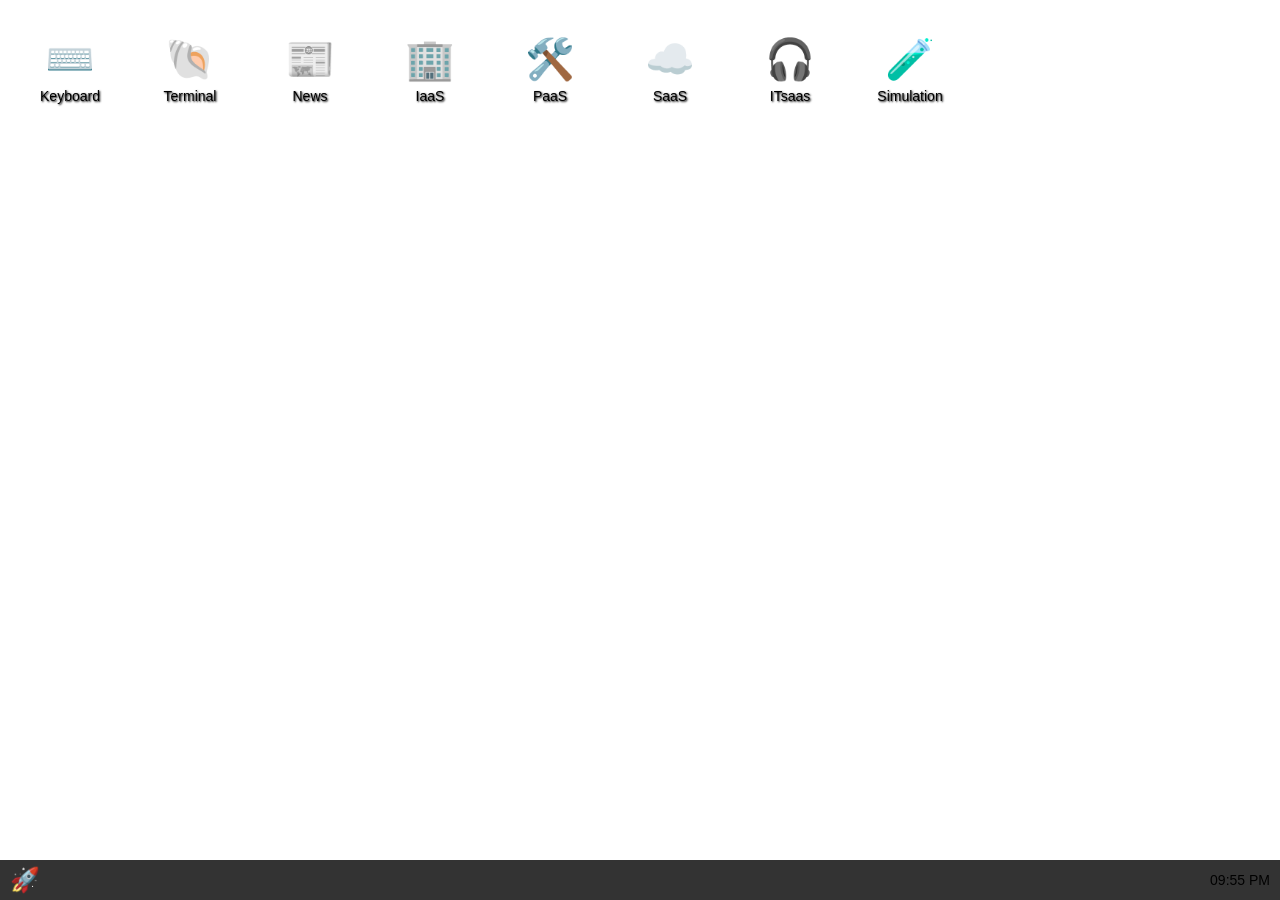
<file: index.html>
<!DOCTYPE html>
<html lang="en">
<head>
    <meta charset="UTF-8">
    <meta name="viewport" content="width=device-width, initial-scale=1.0">
    <meta http-equiv="Content-Security-Policy" content="default-src 'self'; style-src 'self' 'unsafe-inline'; script-src 'self' 'unsafe-inline'; img-src 'self' data:; frame-src 'self';">
    <title>AI-OS</title>
    <link rel="stylesheet" href="style.css">
</head>
<body>
    <div id="desktop">
        <div class="icon" data-app="keyboard">
            <div class="icon-img">⌨️</div>
            <div class="icon-label">Keyboard</div>
        </div>
        <div class="icon" data-app="terminal">
            <div class="icon-img">🐚</div>
            <div class="icon-label">Terminal</div>
        </div>
        <div class="icon" data-app="news">
            <div class="icon-img">📰</div>
            <div class="icon-label">News</div>
        </div>
        <div class="icon" data-app="iaas">
            <div class="icon-img">🏢</div>
            <div class="icon-label">IaaS</div>
        </div>
        <div class="icon" data-app="paas">
            <div class="icon-img">🛠️</div>
            <div class="icon-label">PaaS</div>
        </div>
        <div class="icon" data-app="saas">
            <div class="icon-img">☁️</div>
            <div class="icon-label">SaaS</div>
        </div>
        <div class="icon" data-app="itsaas">
            <div class="icon-img">🎧</div>
            <div class="icon-label">ITsaas</div>
        </div>
        <div class="icon" data-app="simulation">
            <div class="icon-img">🧪</div>
            <div class="icon-label">Simulation</div>
        </div>
    </div>

    <div id="taskbar">
        <div id="start-button">🚀</div>
        <div id="running-apps"></div>
        <div id="clock"></div>
    </div>

    <div id="window-container"></div>

    <script src="script.js"></script>
</body>
</html>
</file>
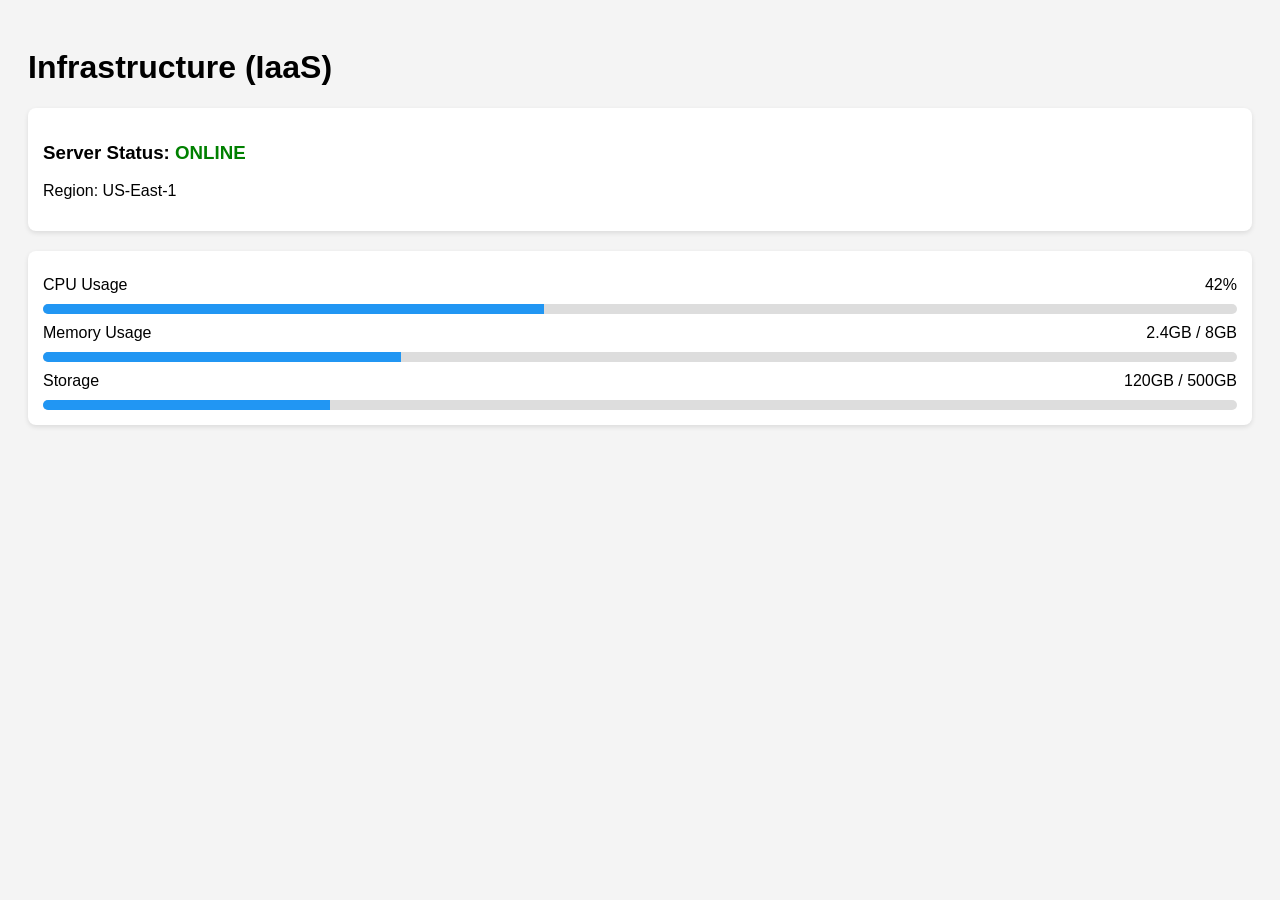
<file: apps/iaas/index.html>
<!DOCTYPE html>
<html lang="en">
<head>
    <meta charset="UTF-8">
    <meta name="viewport" content="width=device-width, initial-scale=1.0">
    <title>IaaS Dashboard</title>
    <style>
        body { font-family: sans-serif; padding: 20px; background: #f4f4f4; }
        .card { background: white; padding: 15px; border-radius: 8px; box-shadow: 0 2px 5px rgba(0,0,0,0.1); margin-bottom: 20px; }
        .status { color: green; font-weight: bold; }
        .metric { display: flex; justify-content: space-between; margin: 10px 0; }
        .bar-bg { background: #ddd; height: 10px; width: 100%; border-radius: 5px; overflow: hidden; }
        .bar-fill { background: #2196F3; height: 100%; }
    </style>
</head>
<body>
    <h1>Infrastructure (IaaS)</h1>
    <div class="card">
        <h3>Server Status: <span class="status">ONLINE</span></h3>
        <p>Region: US-East-1</p>
    </div>
    <div class="card">
        <div class="metric">
            <span>CPU Usage</span>
            <span>42%</span>
        </div>
        <div class="bar-bg"><div class="bar-fill" style="width: 42%;"></div></div>
        <div class="metric">
            <span>Memory Usage</span>
            <span>2.4GB / 8GB</span>
        </div>
        <div class="bar-bg"><div class="bar-fill" style="width: 30%;"></div></div>
        <div class="metric">
            <span>Storage</span>
            <span>120GB / 500GB</span>
        </div>
        <div class="bar-bg"><div class="bar-fill" style="width: 24%;"></div></div>
    </div>
</body>
</html>
</file>
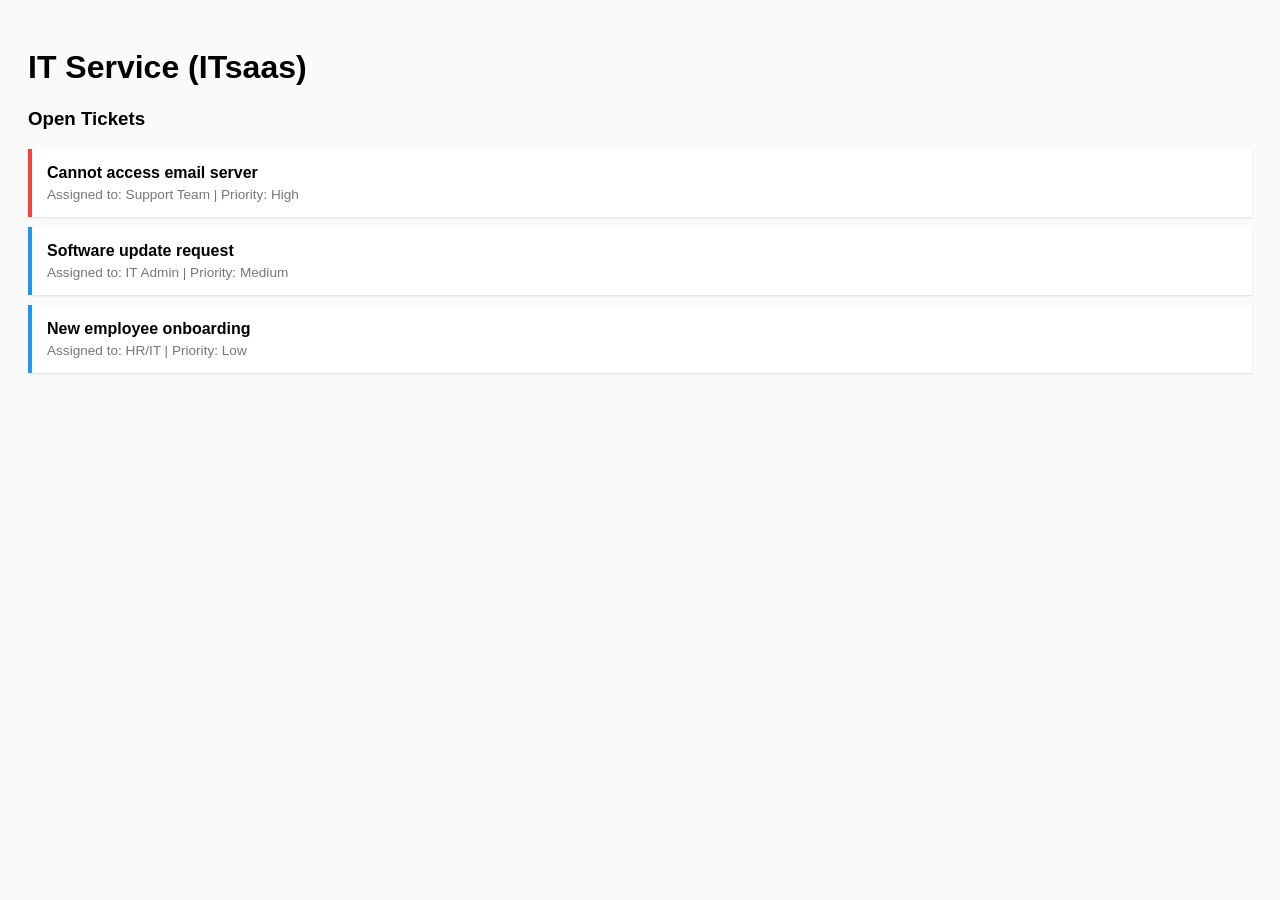
<file: apps/itsaas/index.html>
<!DOCTYPE html>
<html lang="en">
<head>
    <meta charset="UTF-8">
    <meta name="viewport" content="width=device-width, initial-scale=1.0">
    <title>ITsaas Support</title>
    <style>
        body { font-family: sans-serif; padding: 20px; background: #fafafa; }
        .ticket { background: white; padding: 15px; border-left: 4px solid #2196F3; margin-bottom: 10px; box-shadow: 0 1px 2px rgba(0,0,0,0.1); }
        .urgent { border-left-color: #f44336; }
        .meta { font-size: 0.85em; color: #777; margin-top: 5px; }
    </style>
</head>
<body>
    <h1>IT Service (ITsaas)</h1>
    <h3>Open Tickets</h3>
    <div class="ticket urgent">
        <strong>Cannot access email server</strong>
        <div class="meta">Assigned to: Support Team | Priority: High</div>
    </div>
    <div class="ticket">
        <strong>Software update request</strong>
        <div class="meta">Assigned to: IT Admin | Priority: Medium</div>
    </div>
    <div class="ticket">
        <strong>New employee onboarding</strong>
        <div class="meta">Assigned to: HR/IT | Priority: Low</div>
    </div>
</body>
</html>
</file>
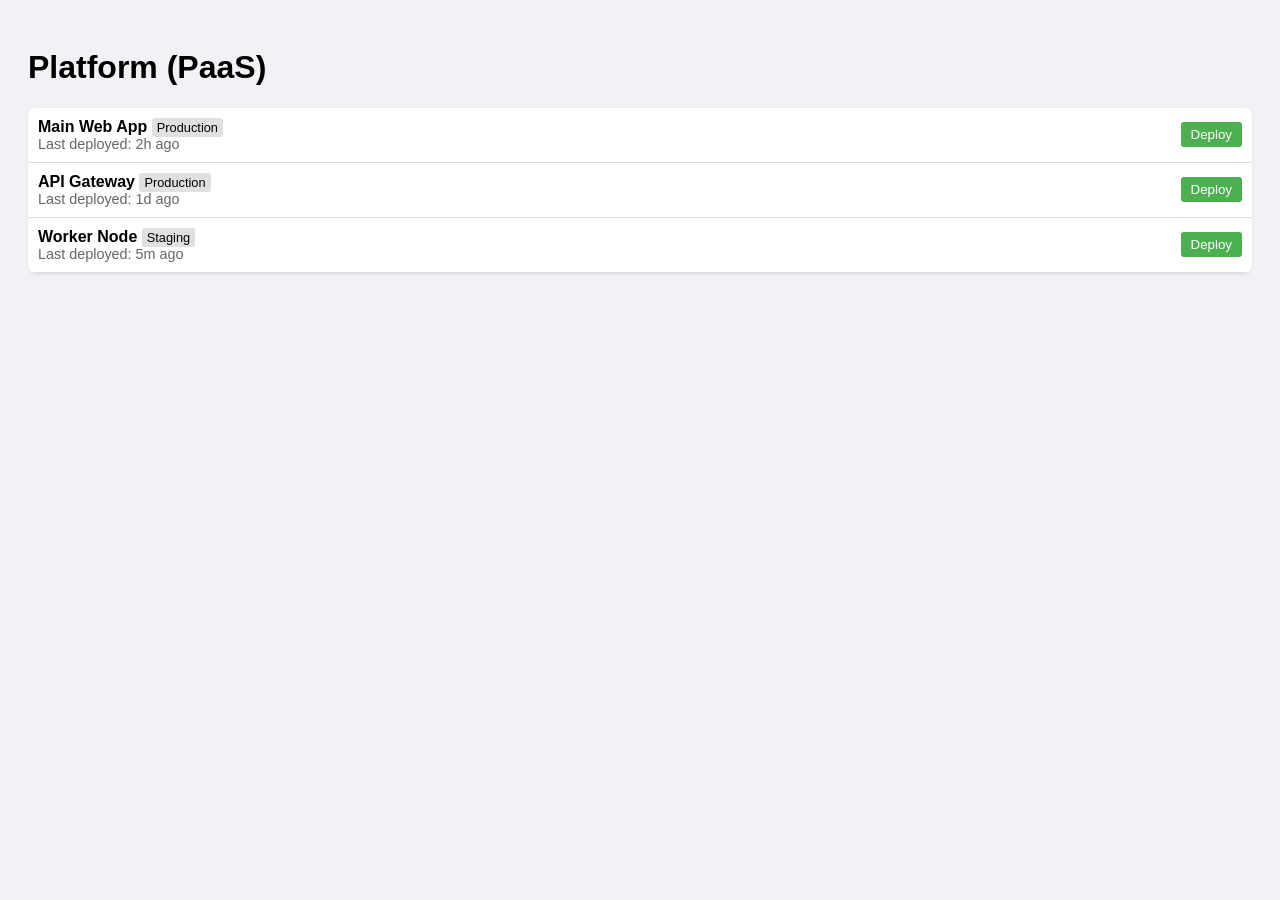
<file: apps/paas/index.html>
<!DOCTYPE html>
<html lang="en">
<head>
    <meta charset="UTF-8">
    <meta name="viewport" content="width=device-width, initial-scale=1.0">
    <title>PaaS Console</title>
    <style>
        body { font-family: sans-serif; padding: 20px; background: #f0f2f5; }
        .app-item { background: white; padding: 10px; border-bottom: 1px solid #ddd; display: flex; justify-content: space-between; align-items: center; }
        .btn { padding: 5px 10px; background: #4CAF50; color: white; border: none; border-radius: 3px; cursor: pointer; }
        .tag { font-size: 0.8em; background: #e0e0e0; padding: 2px 5px; border-radius: 3px; }
    </style>
</head>
<body>
    <h1>Platform (PaaS)</h1>
    <div style="background: white; border-radius: 8px; overflow: hidden; box-shadow: 0 1px 3px rgba(0,0,0,0.1);">
        <div class="app-item">
            <div>
                <strong>Main Web App</strong> <span class="tag">Production</span>
                <div style="font-size: 0.9em; color: #666;">Last deployed: 2h ago</div>
            </div>
            <button class="btn">Deploy</button>
        </div>
        <div class="app-item">
            <div>
                <strong>API Gateway</strong> <span class="tag">Production</span>
                <div style="font-size: 0.9em; color: #666;">Last deployed: 1d ago</div>
            </div>
            <button class="btn">Deploy</button>
        </div>
        <div class="app-item">
            <div>
                <strong>Worker Node</strong> <span class="tag">Staging</span>
                <div style="font-size: 0.9em; color: #666;">Last deployed: 5m ago</div>
            </div>
            <button class="btn">Deploy</button>
        </div>
    </div>
</body>
</html>
</file>
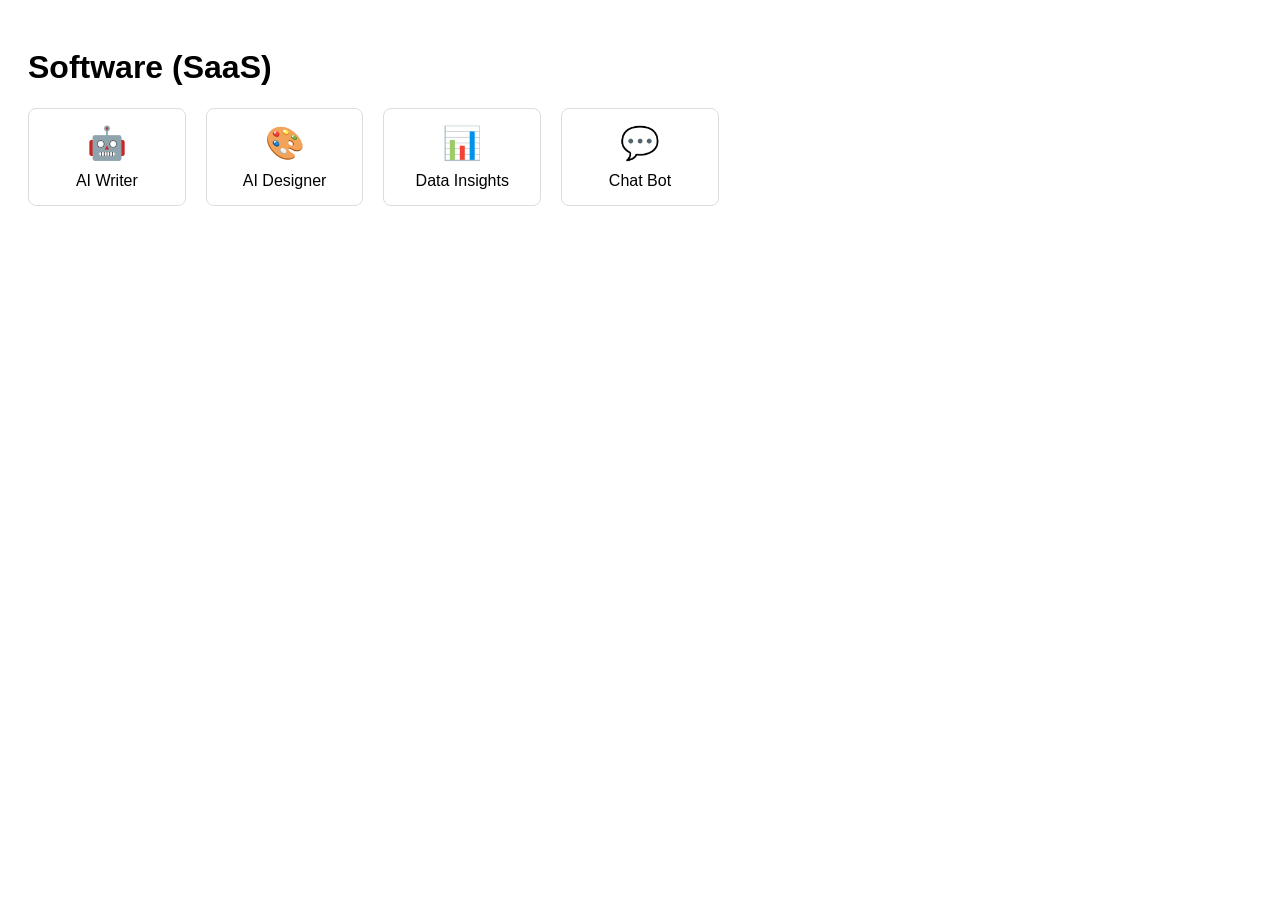
<file: apps/saas/index.html>
<!DOCTYPE html>
<html lang="en">
<head>
    <meta charset="UTF-8">
    <meta name="viewport" content="width=device-width, initial-scale=1.0">
    <title>SaaS Hub</title>
    <style>
        body { font-family: sans-serif; padding: 20px; }
        .grid { display: grid; grid-template-columns: repeat(auto-fill, minmax(150px, 1fr)); gap: 20px; }
        .app-card { border: 1px solid #ddd; padding: 15px; border-radius: 8px; text-align: center; cursor: pointer; transition: 0.2s; }
        .app-card:hover { border-color: #2196F3; background: #f0f7ff; }
        .app-icon { font-size: 2em; margin-bottom: 10px; }
    </style>
</head>
<body>
    <h1>Software (SaaS)</h1>
    <div class="grid">
        <div class="app-card">
            <div class="app-icon">🤖</div>
            <div>AI Writer</div>
        </div>
        <div class="app-card">
            <div class="app-icon">🎨</div>
            <div>AI Designer</div>
        </div>
        <div class="app-card">
            <div class="app-icon">📊</div>
            <div>Data Insights</div>
        </div>
        <div class="app-card">
            <div class="app-icon">💬</div>
            <div>Chat Bot</div>
        </div>
    </div>
</body>
</html>
</file>
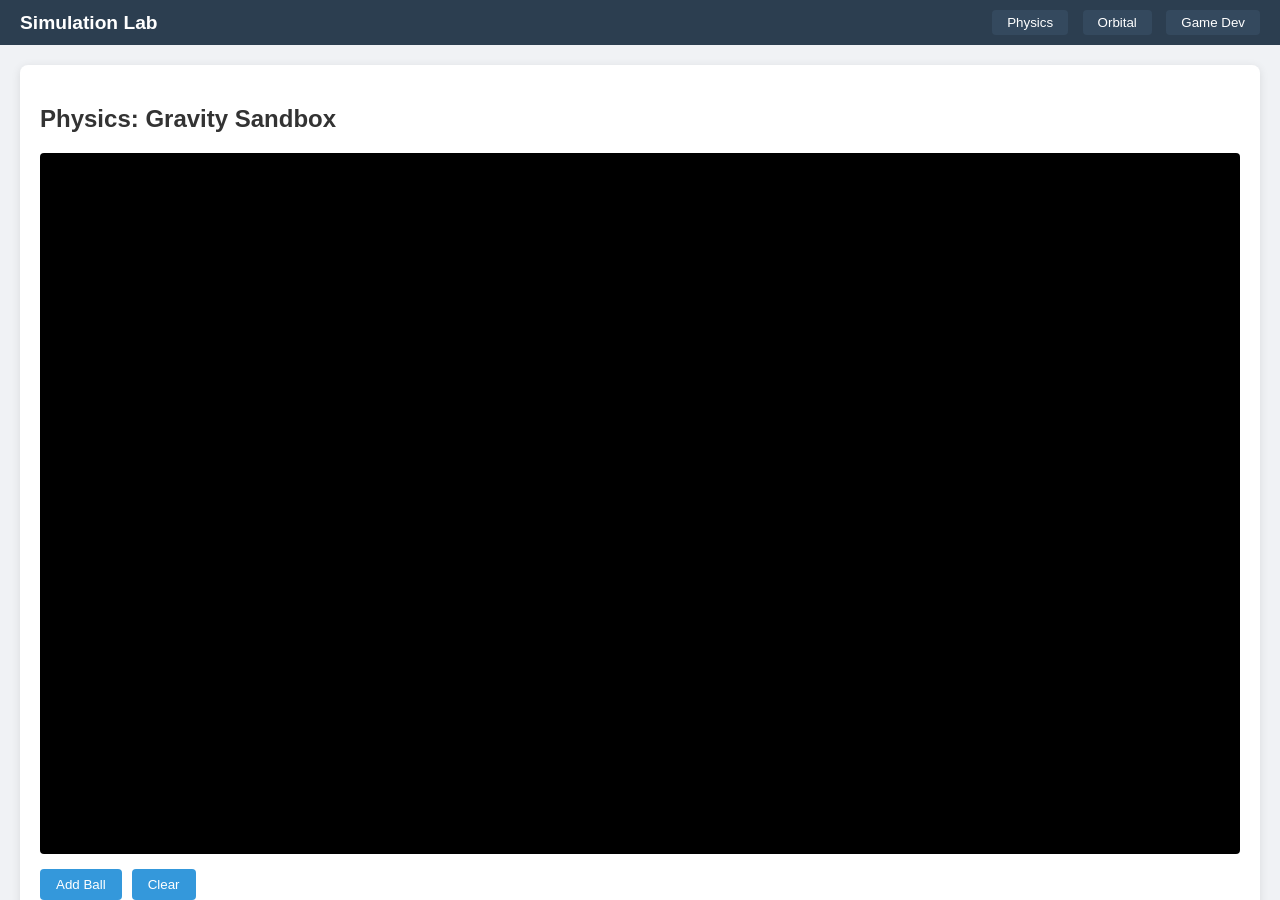
<file: apps/simulation/index.html>
<!DOCTYPE html>
<html lang="en">
<head>
    <meta charset="UTF-8">
    <meta name="viewport" content="width=device-width, initial-scale=1.0">
    <title>Simulation Lab</title>
    <link rel="stylesheet" href="style.css">
</head>
<body>
    <header>
        <h1>Simulation Lab</h1>
        <nav>
            <button onclick="showModule('physics')">Physics</button>
            <button onclick="showModule('orbital')">Orbital</button>
            <button onclick="showModule('gamedev')">Game Dev</button>
        </nav>
    </header>
    <main>
        <div id="physics-module" class="module">
            <h2>Physics: Gravity Sandbox</h2>
            <canvas id="physics-canvas"></canvas>
            <div class="controls">
                <button id="add-ball">Add Ball</button>
                <button id="clear-physics">Clear</button>
            </div>
        </div>
        <div id="orbital-module" class="module" style="display:none;">
            <h2>Education: Orbital Mechanics</h2>
            <canvas id="orbital-canvas"></canvas>
            <p>Simulating planetary motion based on Kepler's laws.</p>
        </div>
        <div id="gamedev-module" class="module" style="display:none;">
            <h2>Game Dev: Sprite Controller</h2>
            <div id="game-container">
                <div id="player">🚀</div>
            </div>
            <p>Use Arrow Keys to move the rocket.</p>
        </div>
    </main>
    <script src="script.js"></script>
</body>
</html>
</file>
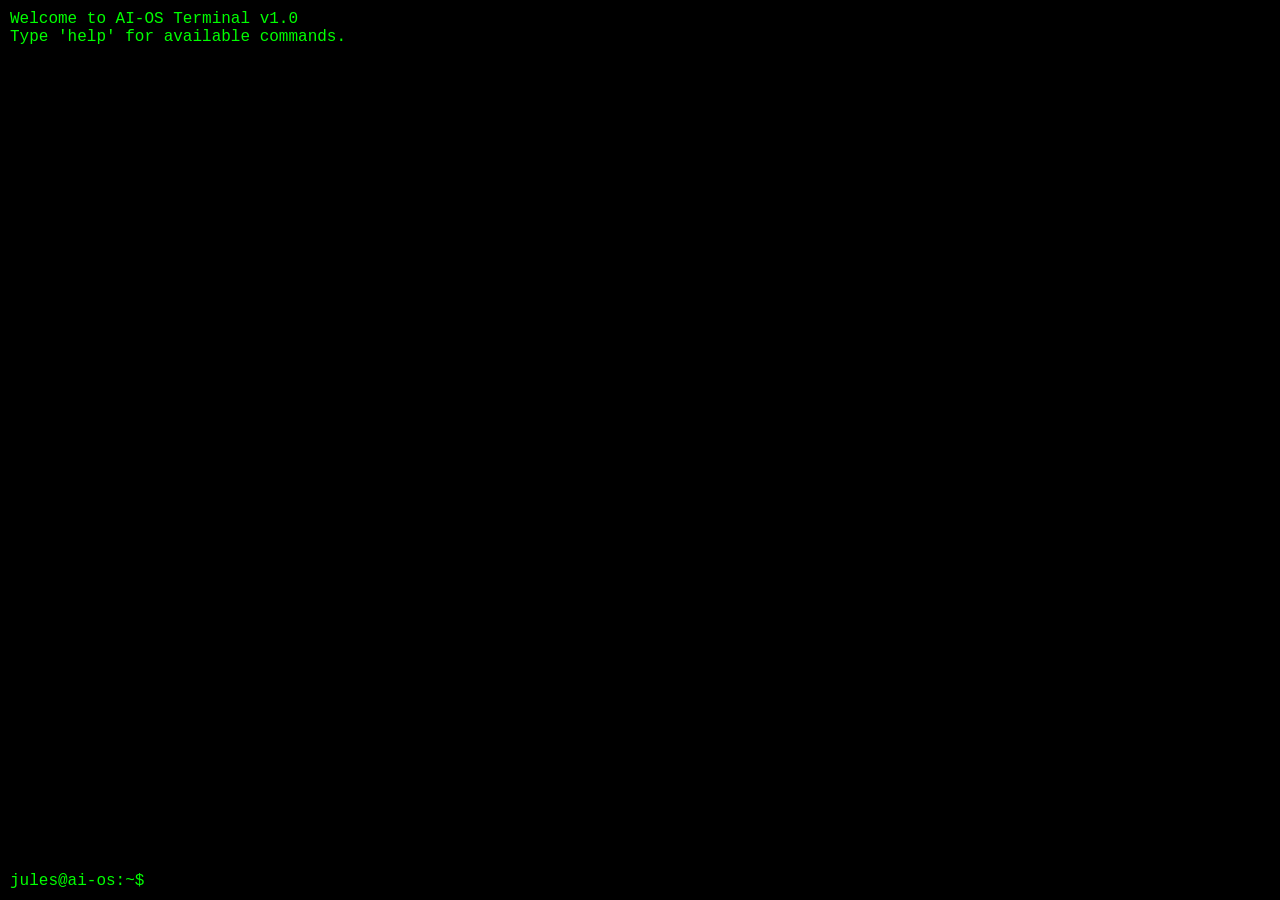
<file: apps/terminal/index.html>
<!DOCTYPE html>
<html lang="en">
<head>
    <meta charset="UTF-8">
    <meta name="viewport" content="width=device-width, initial-scale=1.0">
    <title>Terminal</title>
    <link rel="stylesheet" href="../../style.css">
    <link rel="stylesheet" href="style.css">
</head>
<body>
    <div id="output">Welcome to AI-OS Terminal v1.0
Type 'help' for available commands.
</div>
    <div id="input-line">
        <span id="prompt">jules@ai-os:~$</span>
        <input type="text" id="command-input" autofocus>
    </div>

    <script src="script.js"></script>
</body>
</html>
</file>
<file: style.css>
/* Global Variables */
:root {
    --primary-color: #007bff;
    --primary-hover: #0056b3;
    --bg-color: #f4f4f9;
    --text-color: #333;
    --card-bg: #ffffff;
    --card-shadow: 0 2px 8px rgba(0, 0, 0, 0.1);
    --border-radius: 8px;
    --font-family: -apple-system, BlinkMacSystemFont, "Segoe UI", Roboto, Helvetica, Arial, sans-serif;
}

/* Global Reset */
* {
    box-sizing: border-box;
    margin: 0;
    padding: 0;
}

body {
    font-family: var(--font-family);
}

/* OS Shell Styles */
body.shell {
    height: 100vh;
    overflow: hidden;
    background: linear-gradient(135deg, #1e3c72 0%, #2a5298 100%);
    color: white;
}

#desktop {
    height: calc(100vh - 40px);
    padding: 20px;
    display: grid;
    grid-template-columns: repeat(auto-fill, 100px);
    grid-template-rows: repeat(auto-fill, 100px);
    gap: 20px;
}

.icon {
    display: flex;
    flex-direction: column;
    align-items: center;
    justify-content: center;
    cursor: pointer;
    border-radius: 5px;
    transition: background 0.2s;
    -webkit-tap-highlight-color: transparent;
}

.icon:hover {
    background: rgba(255, 255, 255, 0.2);
}

.icon-img {
    font-size: 40px;
    margin-bottom: 5px;
}

.icon-label {
    font-size: 14px;
    text-shadow: 1px 1px 2px black;
}

#taskbar {
    height: 40px;
    background: rgba(0, 0, 0, 0.8);
    display: flex;
    align-items: center;
    padding: 0 10px;
    position: fixed;
    bottom: 0;
    width: 100%;
    z-index: 1000;
}

#start-button {
    font-size: 24px;
    cursor: pointer;
    margin-right: 20px;
}

#running-apps {
    flex-grow: 1;
    display: flex;
    gap: 5px;
    overflow-x: auto;
}

.task-item {
    background: rgba(255, 255, 255, 0.1);
    padding: 5px 15px;
    border-radius: 3px;
    font-size: 14px;
    cursor: pointer;
    white-space: nowrap;
    max-width: 150px;
    overflow: hidden;
    text-overflow: ellipsis;
    display: flex;
    align-items: center;
}

.task-item:hover {
    background: rgba(255, 255, 255, 0.2);
}

#clock {
    font-size: 14px;
}

.window {
    position: absolute;
    top: 50px;
    left: 50px;
    width: 600px;
    height: 400px;
    background: white;
    color: black;
    border-radius: 8px 8px 0 0;
    box-shadow: 0 10px 30px rgba(0,0,0,0.5);
    display: flex;
    flex-direction: column;
    overflow: hidden;
    resize: both;
    min-width: 200px;
    min-height: 150px;
}

.window-header {
    background: #eee;
    padding: 10px;
    display: flex;
    justify-content: space-between;
    align-items: center;
    cursor: move;
    user-select: none;
}

.window-title {
    font-weight: bold;
    font-size: 14px;
}

.window-controls {
    display: flex;
    gap: 10px;
}

.control {
    width: 15px;
    height: 15px;
    border-radius: 50%;
    cursor: pointer;
}

.close { background: #ff5f56; }
.minimize { background: #ffbd2e; }
.maximize { background: #27c93f; }

.window-content {
    flex-grow: 1;
    border: none;
}

/* Shared App UI Components */
.app-card {
    background: var(--card-bg);
    border-radius: var(--border-radius);
    box-shadow: var(--card-shadow);
    overflow: hidden;
}

.app-button {
    padding: 0.5rem 1rem;
    border: 1px solid #ddd;
    background: #fff;
    border-radius: 20px;
    cursor: pointer;
    transition: all 0.2s;
    font-family: inherit;
}

.app-button:hover {
    background-color: #f0f0f0;
}

.app-button.primary {
    background-color: var(--primary-color);
    color: #fff;
    border-color: var(--primary-color);
}

.app-button.primary:hover {
    background-color: var(--primary-hover);
}

/* Responsive adjustments */
@media (max-width: 600px) {
    #desktop {
        grid-template-columns: repeat(auto-fill, 80px);
        grid-template-rows: repeat(auto-fill, 80px);
        gap: 10px;
    }
    .icon-img {
        font-size: 32px;
    }
    .icon-label {
        font-size: 12px;
    }
    .window {
        top: 0 !important;
        left: 0 !important;
        width: 100% !important;
        height: calc(100% - 40px) !important;
        border-radius: 0;
        resize: none;
    }
}
</file>
<file: apps/simulation/style.css>
body {
    font-family: 'Segoe UI', Tahoma, Geneva, Verdana, sans-serif;
    margin: 0;
    padding: 0;
    background: #f0f2f5;
    color: #333;
    display: flex;
    flex-direction: column;
    height: 100vh;
}

header {
    background: #2c3e50;
    color: white;
    padding: 10px 20px;
    display: flex;
    justify-content: space-between;
    align-items: center;
}

header h1 {
    font-size: 1.2rem;
    margin: 0;
}

nav button {
    background: #34495e;
    border: none;
    color: white;
    padding: 5px 15px;
    margin-left: 10px;
    border-radius: 4px;
    cursor: pointer;
}

nav button:hover {
    background: #465c71;
}

main {
    flex: 1;
    padding: 20px;
    overflow-y: auto;
}

.module {
    background: white;
    padding: 20px;
    border-radius: 8px;
    box-shadow: 0 2px 10px rgba(0,0,0,0.1);
    height: 100%;
    display: flex;
    flex-direction: column;
}

canvas {
    background: #000;
    border-radius: 4px;
    flex: 1;
    width: 100%;
}

.controls {
    margin-top: 15px;
    display: flex;
    gap: 10px;
}

.controls button {
    padding: 8px 16px;
    cursor: pointer;
    background: #3498db;
    border: none;
    color: white;
    border-radius: 4px;
}

#game-container {
    background: #1a1a1a;
    height: 300px;
    position: relative;
    overflow: hidden;
    border-radius: 4px;
}

#player {
    position: absolute;
    top: 50%;
    left: 50%;
    font-size: 2rem;
    transform: translate(-50%, -50%);
}
</file>
<file: apps/terminal/style.css>
body {
    background-color: #000;
    color: #0f0;
    font-family: 'Courier New', Courier, monospace;
    padding: 10px;
    margin: 0;
    height: 100vh;
    display: flex;
    flex-direction: column;
}
#output {
    flex-grow: 1;
    overflow-y: auto;
    white-space: pre-wrap;
}
#input-line {
    display: flex;
}
#prompt {
    margin-right: 5px;
}
#command-input {
    background: transparent;
    border: none;
    color: #0f0;
    font-family: inherit;
    font-size: inherit;
    outline: none;
    flex-grow: 1;
}
</file>
